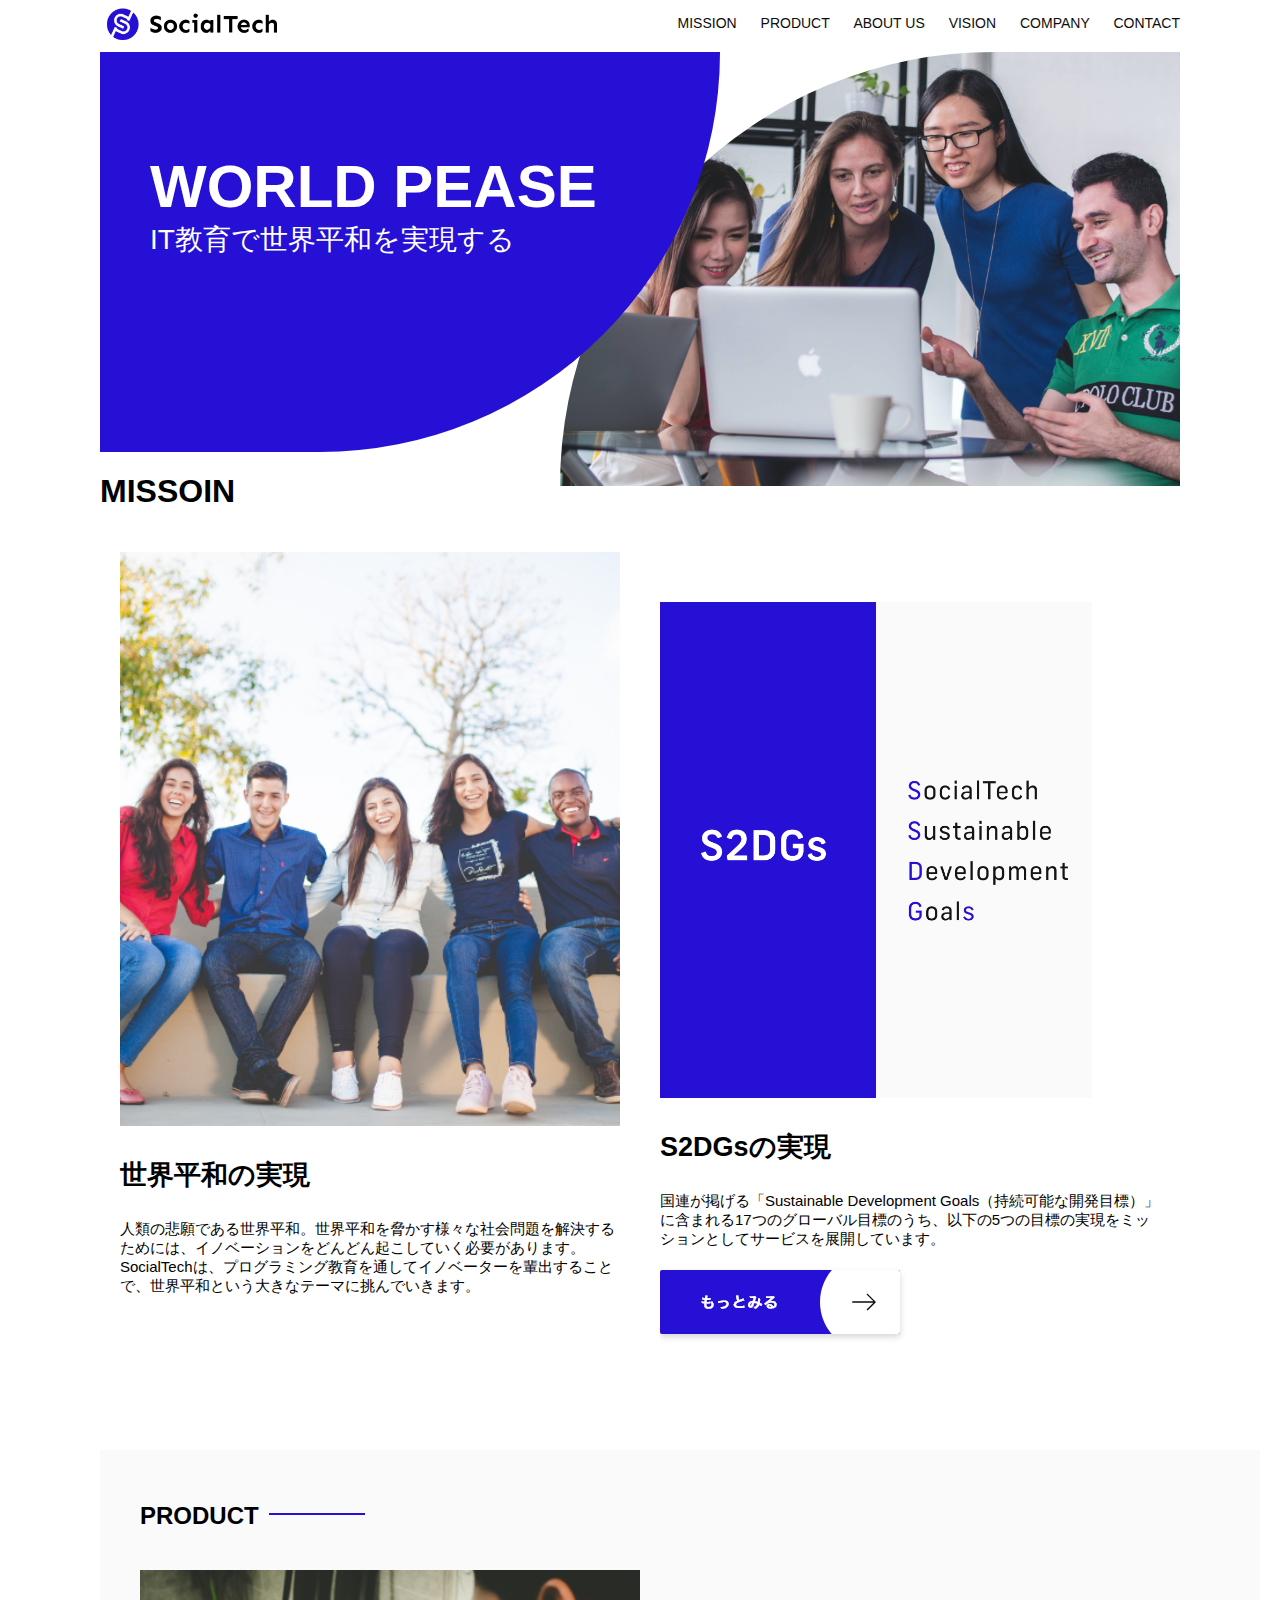
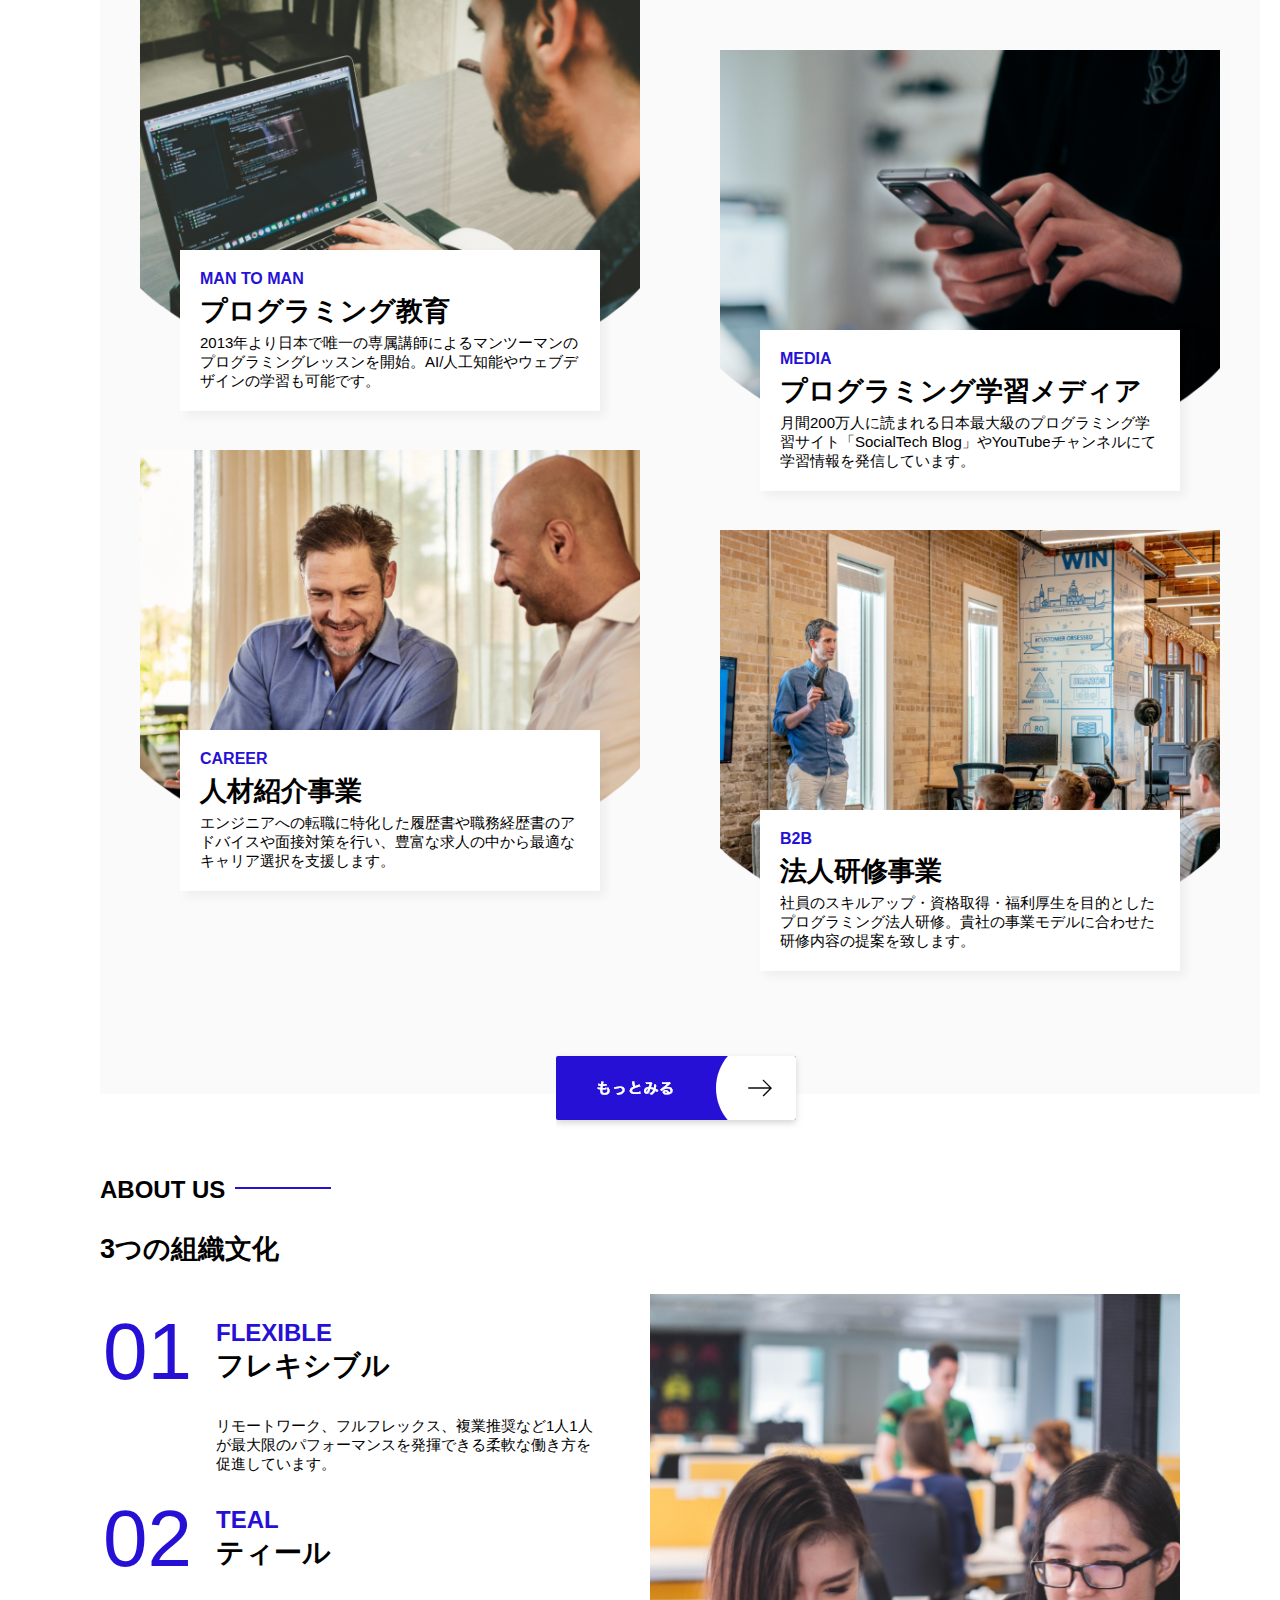
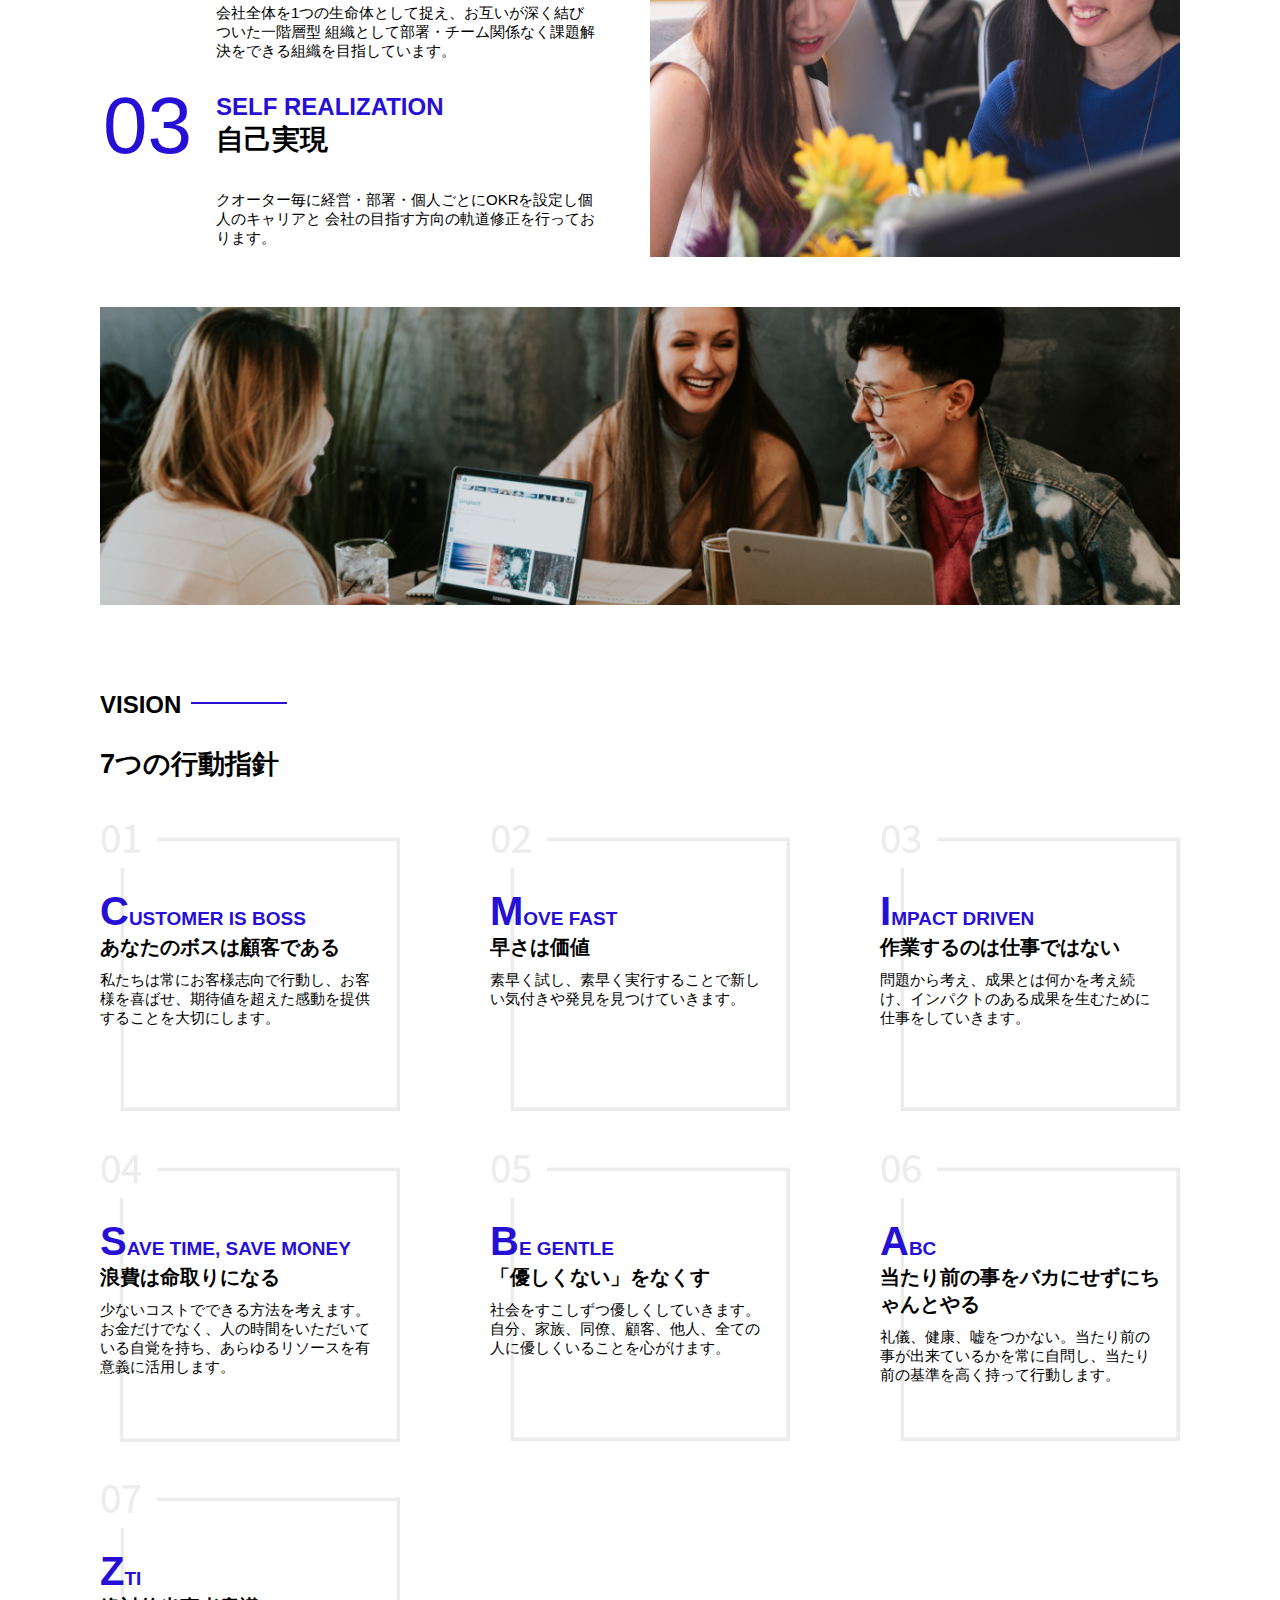
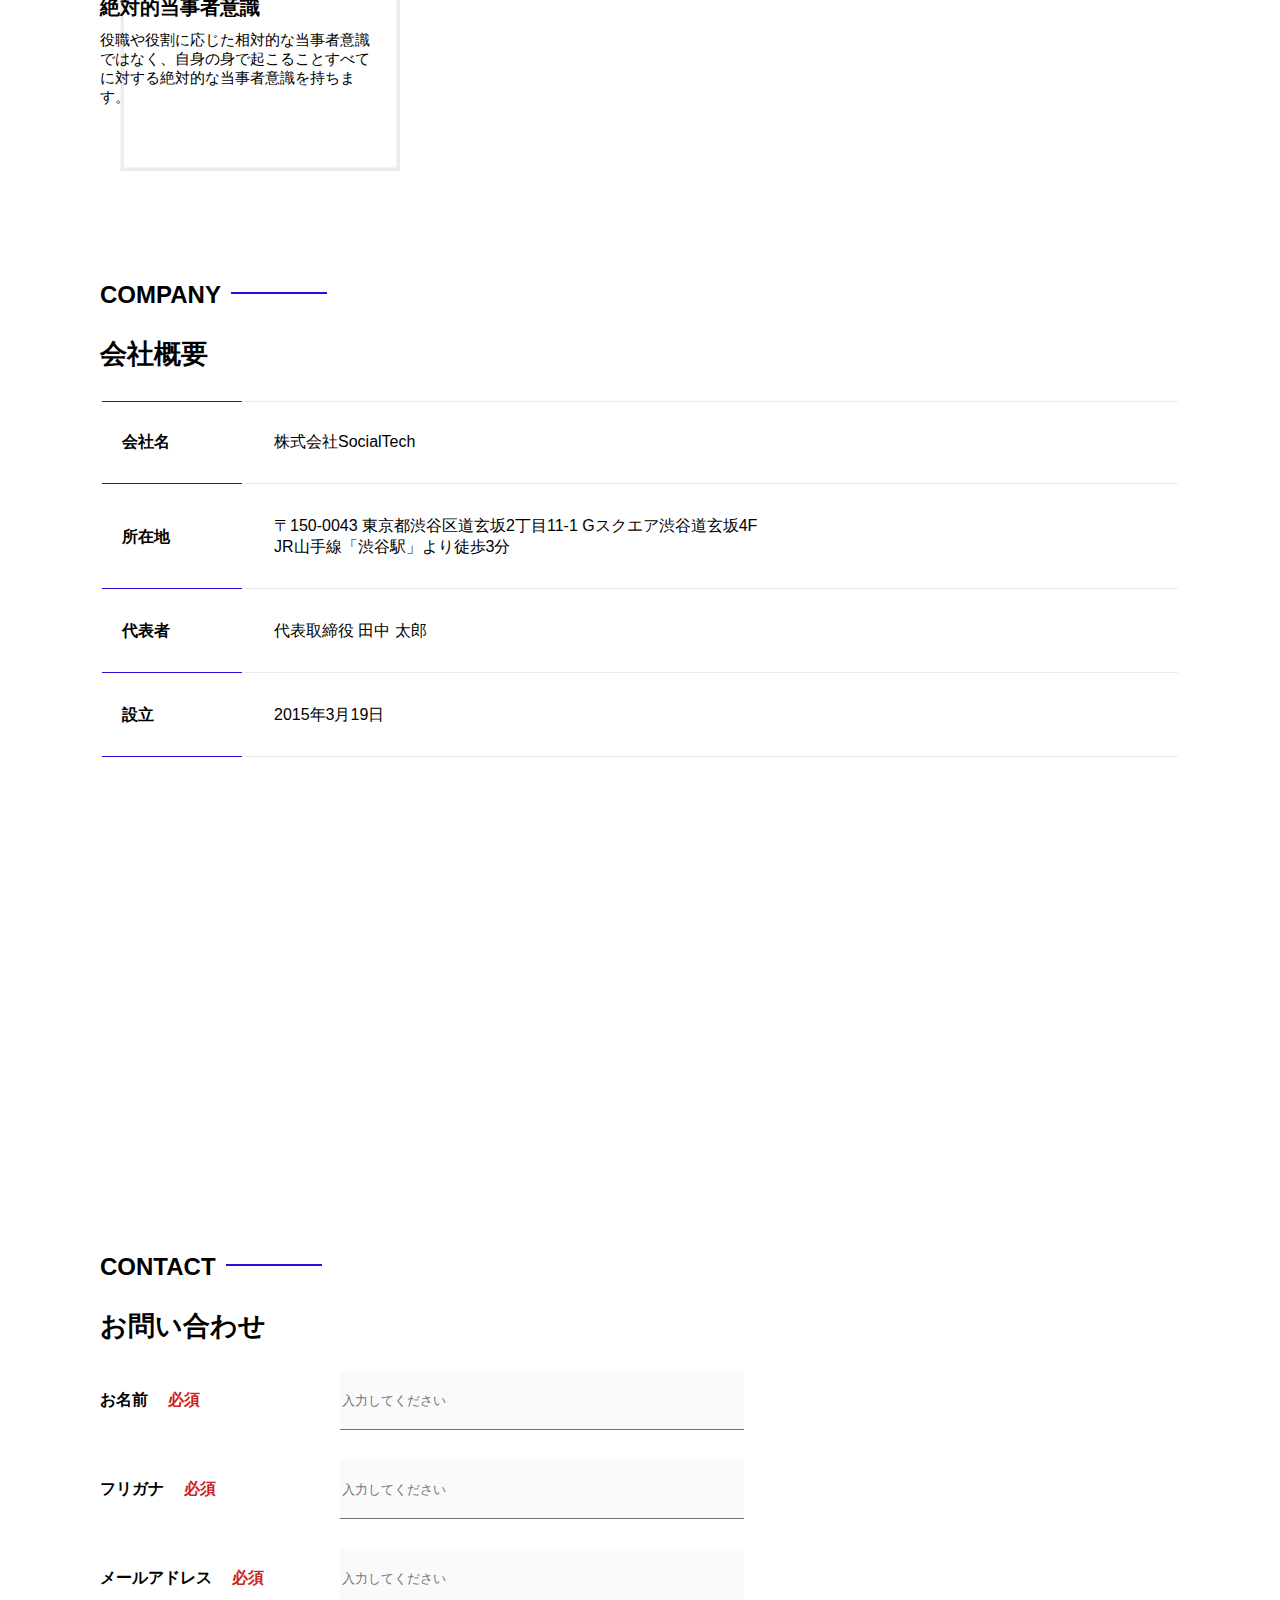
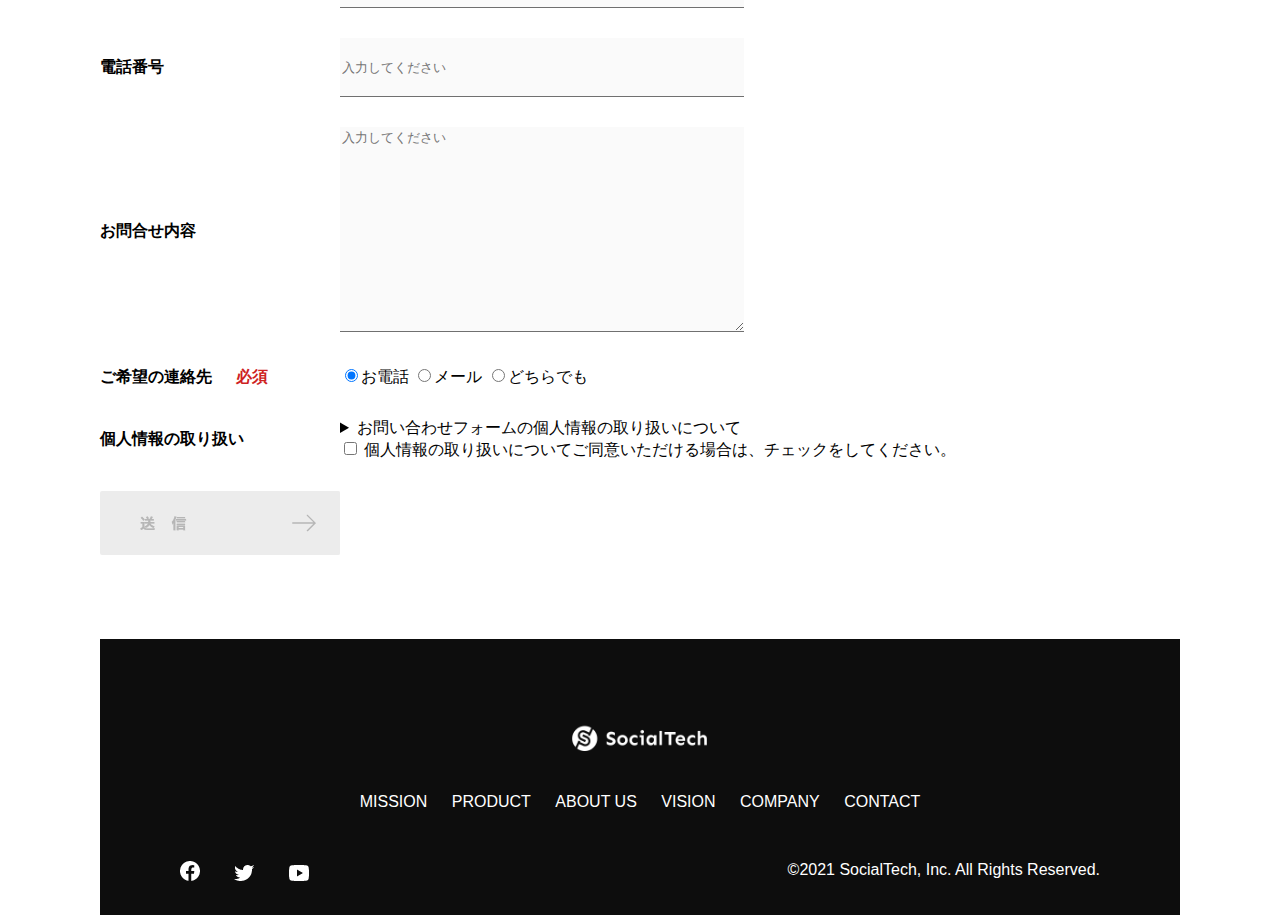
<file: index.html>
<!DOCTYPE html>
<html>
  <head>
    <title>SocialTech</title>
    <meta charset="utf-8">
    <meta name="description" content="SocialTechはEdTech業界のリーディングカンパニーを目指します。">
    <meta name="viewport" content="device-width, initial-scale=1.0">
    <link rel="stylesheet" href="style.css">
  </head>

  <body>
    <header>
      <a href="index.html" id="logo"><img src="images/logo.png" alt="トップページに戻る"></a>
      <nav id="nav-pc">
        <a href="mission.html">MISSION</a>
        <a href="product.html">PRODUCT</a>
        <a href="index.html#aboutus">ABOUT US</a>
        <a href="index.html#vision">VISION</a>
        <a href="index.html#company">COMPANY</a>
        <a href="index.html#contact">CONTACT</a>
      </nav>
      <img id="menu-sp" src="images/button-menu.png" alt="ナビゲーションを開く" onclick="document.getElementById('nav-sp').style.display = 'block'">
      <nav id="nav-sp">
        <img id="close" src="images/button-close.png" alt="ナビゲーションを閉じる" onclick="document.getElementById('nav-sp').style.display = 'none'">
        <a id="logo-sp" href="index.html" onclick="document.getElementById('nav-sp').style.display = 'none'"><img
            src="images/logo-sp.png" alt="トップページに戻る"></a>
        <a class="menu" href="mission.html" onclick="document.getElementById('nav-sp').style.display = 'none'">MISSION</a>
        <a class="menu" href="product.html" onclick="document.getElementById('nav-sp').style.display = 'none'">PRODUCT</a>
        <a class="menu" href="index.html#aboutus" onclick="document.getElementById('nav-sp').style.display = 'none'">ABOUT
          US</a>
        <a class="menu" href="index.html#vision"
          onclick="document.getElementById('nav-sp').style.display = 'none'">VISION</a>
        <a class="menu" href="index.html#company"
          onclick="document.getElementById('nav-sp').style.display = 'none'">COMPANY</a>
        <a class="menu" href="index.html#contact"
          onclick="document.getElementById('nav-sp').style.display = 'none'">CONTACT</a>
        <div id="sns">
          <a href="https://www.facebook.com/sejuku2013"><img src="images/button-facebook.png" alt="Facebookのリンク"></a>
          <a href="https://twitter.com/samuraijuku"><img src="images/button-twitter.png" alt="Twitterのリンク"></a>
          <a href="https://www.youtube.com/channel/UCCFOQO5aDK0xXam4cUQXT8g"><img src="images/button-youtube.png" alt="YouTubeのリンク"></a>
        </div>
      </nav>
  
    </header>

    <main>
      <article>
        <section id="main-visual">

          <div id="main-message">
            <h1>WORLD PEASE</h1>
            <p>IT教育で世界平和を実現する</p>
          </div>

          <img src="images/index/index-main.png" alt="PCの周りに集まる多国籍の仲間たち">
        </section>

        <section id="misson">
          <h1 class="index-2">MISSOIN</h1>
          <div id="mission-flex">

            <div>
              <img id="mission-photo" src="images/index/index-mission.png"
                alt="屋外のベンチで写真を撮影する多国籍の仲間たち">
              <h3>世界平和の実現</h3>
              <p>
                人類の悲願である世界平和。世界平和を脅かす様々な社会問題を解決するためには、イノベーションをどんどん起こしていく必要があります。SocialTechは、プログラミング教育を通してイノベーターを輩出することで、世界平和という大きなテーマに挑んでいきます。
              </p>
            </div>

            <div>
              <img id="s2dgs" src="images/index/s2dgs.png" alt="S2DGs">
              <h3>S2DGsの実現</h3>
              <p>国連が掲げる「Sustainable Development
                Goals（持続可能な開発目標）」に含まれる17つのグローバル目標のうち、以下の5つの目標の実現をミッションとしてサービスを展開しています。</p>
              <a href="mission.html">
                <img src="images/button-more.png" alt="もっとみる">
              </a>
            </div>
          </div>
        </section>

        <section id="product">
          <h2 class="index-2">PRODUCT</h2>
          <div>

            <div id="product-left">
              <div>
                <img class="product-photo" src="images/index/index-mantoman.png"
                  alt="PCでコードを書く男性">
                <div class="product-explain">
                  <span>MAN TO MAN</span>
                  <h3>プログラミング教育</h3>
                  <p>2013年より日本で唯一の専属講師によるマンツーマンのプログラミングレッスンを開始。AI/人工知能やウェブデザインの学習も可能です。</p>
                </div>
              </div>

              <div>
                <img class="product-photo" src="images/index/index-career.png"
                  alt="笑顔で話し合う2人の男性">
                <div class="product-explain">
                  <span>CAREER</span>
                  <h3>人材紹介事業</h3>
                  <p>エンジニアへの転職に特化した履歴書や職務経歴書のアドバイスや面接対策を行い、豊富な求人の中から最適なキャリア選択を支援します。</p>
                </div>

              </div>

            </div>

            <div id="product-right">
              <div>
                <img class="product-photo" src="images/index/index-media.png"
                  alt="スマートフォンを操作する人">
                <div class="product-explain">
                  <span>MEDIA</span>
                  <h3>プログラミング学習メディア</h3>
                  <p>月間200万人に読まれる日本最大級のプログラミング学習サイト「SocialTech
                    Blog」やYouTubeチャンネルにて学習情報を発信しています。</p>
                </div>
              </div>
              <div>
                <img class="product-photo" src="images/index/index-b2b.png"
                  alt="講演中の男性とそれを聴く人々">
                <div class="product-explain">
                  <span>B2B</span>
                  <h3>法人研修事業</h3>
                  <p>社員のスキルアップ・資格取得・福利厚生を目的としたプログラミング法人研修。貴社の事業モデルに合わせた研修内容の提案を致します。</p>
                </div>
              </div>
            </div>
          </div>

          <div>
            <a id="product-more" href="product.html">
              <img src="images/button-more.png" alt="もっとみる">
            </a>
          </div>
        </section>

        <!-- ABOUT US -->
        <section id="aboutus">
          <h2 class="index-2">ABOUT US</h2>
          <h3>3つの組織文化</h3>
          <div>
            <table class="culture-table">
              <tr>
                <td>
                  <span class="culture-num">01</span>
                </td>

                <td>
                  <span class="culture-en">FLEXIBLE</span>
                  <span class="culture-jp">フレキシブル</span>
                </td>
              </tr>

              <tr>
                <td>
                </td>

                <td>
                  <p class="culture-description">リモートワーク、フルフレックス、複業推奨など1人1人が最大限のパフォーマンスを発揮できる柔軟な働き方を促進しています。</p>
                </td>
              </tr>

              <tr>
                <td>
                  <span class="culture-num">02</span>
                </td>

                <td>
                  <span class="culture-en">TEAL</span>
                  <span class="culture-jp">ティール</span>
                </td>
              </tr>

              <tr>
                <td></td>

                <td>
                  <p class="culture-description">
                    会社全体を1つの生命体として捉え、お互いが深く結びついた一階層型
                    組織として部署・チーム関係なく課題解決をできる組織を目指しています。</p>
                </td>
              </tr>

              <tr>
                <td>
                  <span class="culture-num">03</span>
                </td>
                <td>
                  <span class="culture-en">SELF REALIZATION</span>
                  <span class="culture-jp">自己実現</span>
                </td>
              </tr>
              <tr>
                <td></td>
                <td>
                  <p class="culture-description">
                    クオーター毎に経営・部署・個人ごとにOKRを設定し個人のキャリアと
                    会社の目指す方向の軌道修正を行っております。
                  </p>
                </td>
              </tr>
            </table>

            <img class="culture-img" src="images/index/index-aboutus1.png"
              alt="笑顔で話し合う2人の女性">

          </div>
          <img class="culture-img2" src="images/index/index-aboutus2.png"
            alt="笑顔で話し合う3人の男女">
        </section>


        <!-- VISION -->
        <section id="vision">
          <h2 class="index-2">VISION</h2>
          <h3>7つの行動指針</h3>
          <div>
            <div class="vision-box">
              <img src="images/index/vision-01.png" alt="01">

              <span>
                <h4>CUSTOMER IS BOSS</h4>
                <h5>あなたのボスは顧客である</h5>
                <p>私たちは常にお客様志向で行動し、お客様を喜ばせ、期待値を超えた感動を提供することを大切にします。</p>
              </span>
            </div>

            <div class="vision-box">
              <img src="images/index/vision-02.png" alt="02">
              <span>
                <h4>MOVE FAST</h4>
                <h5>早さは価値</h5>
                <p>素早く試し、素早く実行することで新しい気付きや発見を見つけていきます。</p>
              </span>
            </div>

            <div class="vision-box">
              <img src="images/index/vision-03.png" alt="03">
              <span>
                <h4>IMPACT DRIVEN</h4>
                <h5>作業するのは仕事ではない</h5>
                <p>問題から考え、成果とは何かを考え続け、インパクトのある成果を生むために仕事をしていきます。</p>
              </span>
            </div>

            <div class="vision-box">
              <img src="images/index//vision-04.png" alt="04">
              <span>
                <h4>SAVE TIME, SAVE MONEY</h4>
                <h5>浪費は命取りになる</h5>
                <p>少ないコストでできる方法を考えます。お金だけでなく、人の時間をいただいている自覚を持ち、あらゆるリソースを有意義に活用します。</p>
              </span>
            </div>

            <div class="vision-box">
              <img src="images/index/vision-05.png" alt="05">
              <span>
                <h4>BE GENTLE</h4>
                <h5>「優しくない」をなくす</h5>
                <p>社会をすこしずつ優しくしていきます。自分、家族、同僚、顧客、他人、全ての人に優しくいることを心がけます。</p>
              </span>
            </div>

            <div class="vision-box">
              <img src="images/index/vision-06.png" alt="06">
              <span>
                <h4>ABC</h4>
                <h5>当たり前の事をバカにせずにちゃんとやる</h5>
                <p>礼儀、健康、嘘をつかない。当たり前の事が出来ているかを常に自問し、当たり前の基準を高く持って行動します。</p>
              </span>
            </div>

            <div class="vision-box">
              <img src="images/index/vision-07.png" alt="07">
              <span>
                <h4>ZTI</h4>
                <h5>絶対的当事者意識</h5>
                <p>役職や役割に応じた相対的な当事者意識ではなく、自身の身で起こることすべてに対する絶対的な当事者意識を持ちます。</p>
              </span>
            </div>

          </div>
        </section>

        <!-- COMPANY -->
        <section id="company">
          <h2 class="index-h2">COMPANY</h2>
          <h3>会社概要</h3>
          <table id="company-table">
            <tr>
              <th class="tableheader-first">会社名</th>
              <td class="cell-first">株式会社SocialTech</td>
            </tr>
            <tr>
              <th class="tableheader">所在地</th>
              <td class="cell">〒150-0043 東京都渋谷区道玄坂2丁目11-1 Gスクエア渋谷道玄坂4F<br>JR山手線「渋谷駅」より徒歩3分</td>
            </tr>
            <tr>
              <th class="tableheader">代表者</th>
              <td class="cell">代表取締役 田中 太郎</td>
            </tr>
            <tr>
              <th class="tableheader">設立</th>
              <td class="cell">2015年3月19日</td>
            </tr>
          </table>
          <iframe
            src="https://www.google.com/maps/embed?pb=!1m18!1m12!1m3!1d3241.7759544892483!2d139.69399665123464!3d35.65789123876098!2m3!1f0!2f0!3f0!3m2!1i1024!2i768!4f13.1!3m3!1m2!1s0x60188caa0042e8d1%3A0xba130bea826a7aa2!2z44CSMTUwLTAwNDMg5p2x5Lqs6YO95riL6LC35Yy66YGT546E5Z2C77yS5LiB55uu77yR77yR4oiS77yR!5e0!3m2!1sja!2sjp!4v1636872991912!5m2!1sja!2sjp"
            style="border:0;" allowfullscreen="" loading="lazy">
          </iframe>
        </section>

        <!-- コンタクト -->
        <section id="contact">
          <h2 class="index-2">CONTACT</h2>
          <h3>お問い合わせ</h3>
          <form action="https://api.staticforms.xyz/submit" method="post">
            <input type="text" name="honeypot" style="display:none">
            <!-- STATIC FORMSのアクセスキー -->
            <input type="hidden" name="accessKey"
              value="8030f878-cf6c-418b-b75e-f1458dbe6a0d">
            <!--メールのタイトル-->
            <input type="hidden" name="subject" value="お問い合わせフォーム" />
            <!--送信先のメールアドレスをvalueに設定する-->
            <input type="hidden" name="replyTo"
              value="kokuun.hirotaka@ocloud.com">
            <!--redirectToのURLは公開後のURLへリンクする-->
            <input type="hidden" name="redirectTo" value="">

            <div>
              <div class="contact-heading">
                <label class="contact-label">お名前<span class="contact-span">必須</span></label>
              </div>
              <div class="contact-form">
                <input type="text" name="name" placeholder="入力してください"
                  class="contact-textbox">
              </div>
            </div>

            <div>
              <div class="contact-heading">
                <label class="contact-label">フリガナ<span class="contact-span">必須</span></label>
              </div>
              <div>
                <input type="text" name="hurigana" placeholder="入力してください"
                  class="contact-textbox">
              </div>
            </div>

            <div>
              <div class="contact-heading">
                <label class="contact-label">メールアドレス<span class="contact-span">必須</span></label>
              </div>

              <div>
                <input type="text" name="email" placeholder="入力してください"
                  class="contact-textbox">
              </div>
            </div>

            <div>
              <div class="contact-heading">
                <label class="contact-label">電話番号</label>
              </div>

              <div>
                <input type="text" name="tel" placeholder="入力してください"
                  class="contact-textbox">
              </div>
            </div>

            <div>
              <div class="contact-heading">
                <label class="contact-label">お問合せ内容</label>
              </div>

              <div>
                <textarea class="contact-textarea" placeholder="入力してください"
                  name="message"></textarea>
              </div>
            </div>

            <div>
              <div class="contact-heading">
                <label class="contact-label">ご希望の連絡先
                  <span class="contact-span">必須
                  </span>
                </label>
              </div>

              <div>
                <input class="radiobutton" type="radio" value="tel"
                  name="contact" checked><label>お電話</label>
                <input class="radiobutton" type="radio" value="mail"
                  name="contact"><label>メール</label>
                <input class="radiobutton" type="radio" value="both"
                  name="contact"><label>どちらでも</label>
              </div>

            </div>

            <div>
              <div class="contact-heading">
                <label class="contact-label">個人情報の取り扱い</label>
              </div>
              <div>
                <details>
                  <summary>お問い合わせフォームの個人情報の取り扱いについて</summary>
                  <div>
                    <span>１．組織の名称又は氏名</span><br>
                    株式会社SocialTech<br><br>
                    <span>２．個人情報保護管理者（若しくはその代理人）の氏名又は職名、所属及び連絡先
                      鈴木 一郎 コーポレート部</span><br>
                    メールアドレス：support@socialtech.net<br>
                    TEL：03-xxxx-xxxx<br>
                    <span>３．個人情報の利用目的</span><br>
                    ・本サービス及び本サービスに関連する情報の提供又はそれらに関する連絡のため<br>
                    ・ユーザーの本人確認のため<br>
                    ・当社サービスのご案内のため<br>
                    ・当社の商品等の広告または宣伝（電子メールによるものを含むものとします。）<br><br>
                    <span>４．個人情報の取り扱い業務の委託</span><br>
                    個人情報の取扱業務の全部または一部を外部に業務委託する場合があります。<br>
                    その際、弊社は、個人情報を適切に保護できる管理体制を敷き実行していることを条件として<br>
                    委託先を厳選したうえで、機密保持契約を委託先と締結し、お客様の個人情報を厳密に管理させます。<br><br>
                    <span>５．個人情報の開示等の請求</span><br>
                    お客様は、弊社に対してご自身の個人情報の開示等（利用目的の通知、開示、内容の訂正・追加・削除、利用の停止または消去、第三者への提供の停止）に関して、当社問合わせ窓口に申し出ることができます。<br>
                    その際、弊社はお客様ご本人を確認させていただいたうえで、合理的な期間内に対応いたします。<br><br>
                    なお、個人情報に関する弊社問合わせ先は、次の通りです。<br><br>
                    株式会社SocialTech 個人情報問合せ窓口<br>
                    〒150-0043 東京都渋谷区道玄坂2丁目11-1 Ｇスクエア渋谷道玄坂 4F<br>
                    メールアドレス：support@socialtech.net TEL：03-xxxx-xxxx<br><br>
                    <span>６．個人情報を提供されることの任意性について</span><br><br>
                    お客様がご自身の個人情報を弊社に提供されるか否かは、お客様のご判断によりますが、もしご提供されない場合には、適切なサービスが提供できない場合がありますので予めご了承ください。
                  </div>
                </details>
                <input type="checkbox" name="agree">
                <span>個人情報の取り扱いについてご同意いただける場合は、チェックをしてください。</span>
              </div>
            </div>

            <input type="image" value="Submit" src="images/button-submit.png"
              alt="送信する">
          </form>

        </section>

      </article>

      <footer>
        <div id="footer-logo">
          <img src="images/logo-sp.png" alt="SocialTech">
        </div>

        <div id="footer-link">
          <a href="mission.html">MISSION</a>
          <a href="product.html">PRODUCT</a>
          <a href="index.html#aboutus">ABOUT US</a>
          <a href="index.html#vision">VISION</a>
          <a href="index.html#company">COMPANY</a>
          <a href="index.html#contact">CONTACT</a>
        </div>

        <div id="sns-footer">
          <a href="https://www.facebook.com/sejuku2013"><img src="images/button-facebook.png" alt="Facebookのリンク"></a>
          </a>
          <a href="https://twitter.com/samuraijuku"><img
              src="images/button-twitter.png" alt="Twitterのリンク"></a>
          <a href="https://www.youtube.com/channel/UCCFOQO5aDK0xXam4cUQXT8g"><img
              src="images/button-youtube.png" alt="YouTubeのリンク"></a>
          <span id="copyright">&copy;2021 SocialTech, Inc. All Rights Reserved.</span>
        </div>

      </footer>

    </main>

  </body>
</html>
</file>
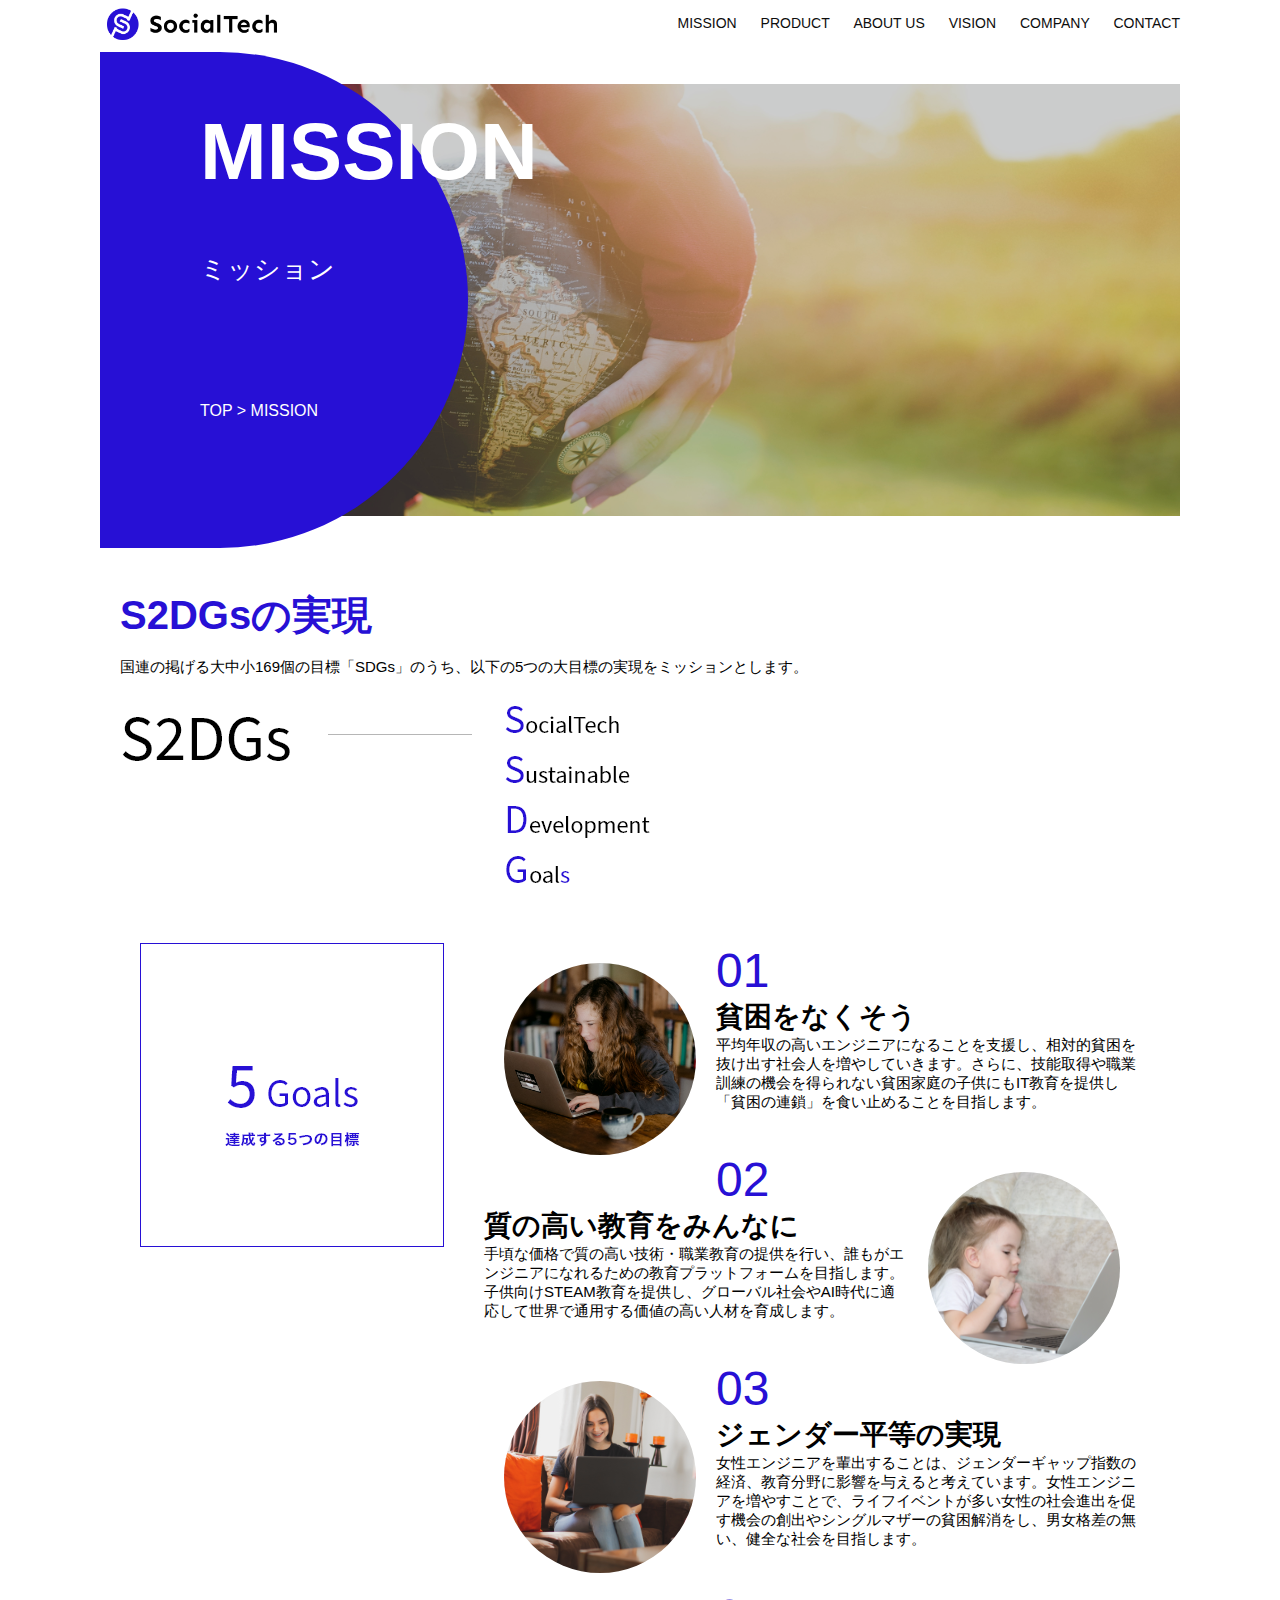
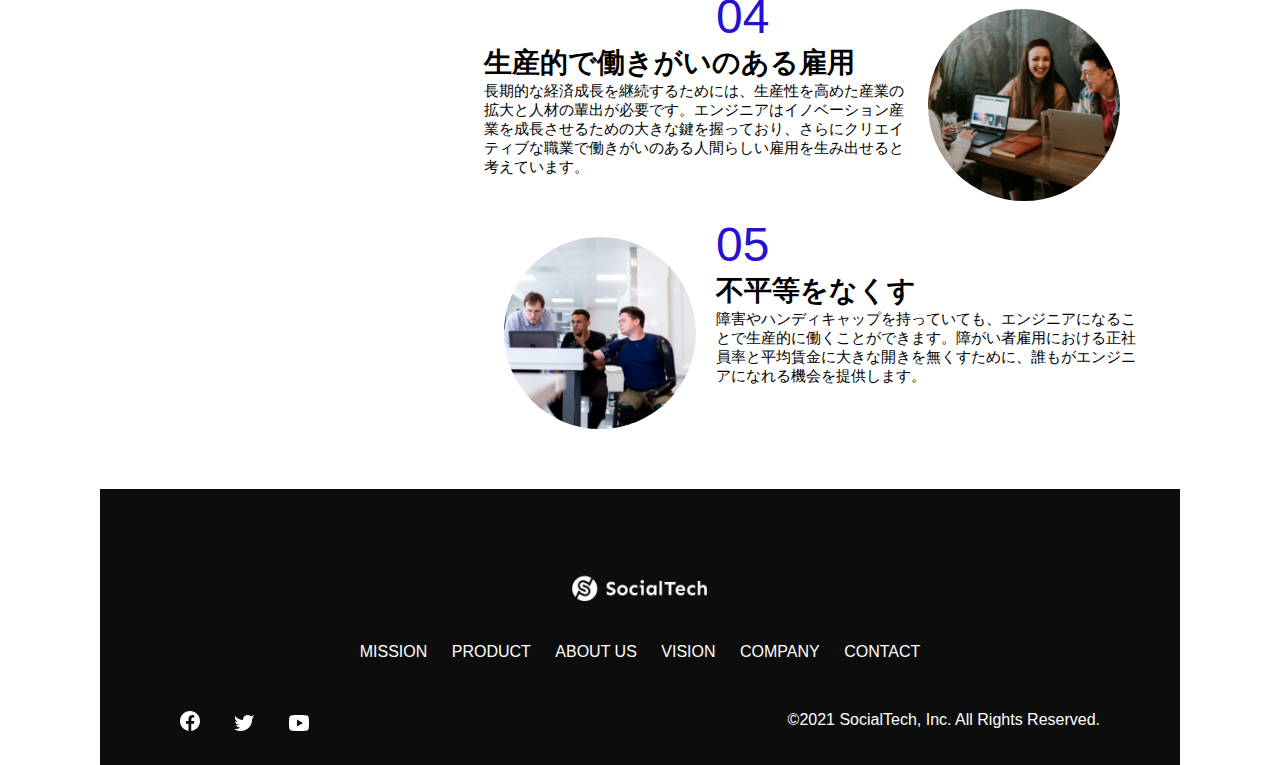
<file: mission.html>
<!DOCTYPE html>
<html>
    <head>
        <title>SocialTech - MISSION ミッション -</title>
        <meta charset="utf-8">
        <meta name="description" content="SocialTechが目指す5つの目標（S2DGs）を紹介します">
        <meta name="viewport" content="width=device-width, initial-scale=1.0">
        <link rel="stylesheet" href="style.css">
    </head>

    <body>
        <!-- ヘッダー -->
        <header>
            <!-- ロゴ -->
            <a href="index.html" id="logo"><img src="images/logo.png"
                    alt="トップページに戻る"></a>

            <!-- PC用ナビゲーション -->
            <nav id="nav-pc">
                <a href="mission.html">MISSION</a>
                <a href="product.html">PRODUCT</a>
                <a href="index.html#aboutus">ABOUT US</a>
                <a href="index.html#vision">VISION</a>
                <a href="index.html#company">COMPANY</a>
                <a href="index.html#contact">CONTACT</a>
            </nav>

            <!-- スマホ用メニューボタン -->
            <img id="menu-sp" src="images/button-menu.png" alt="ナビゲーションを開く"
                onclick="document.getElementById('nav-sp').style.display=
                'block'">
            <!-- スマホ用ナビゲーション -->
            <nav id="nav-sp">
                <img id="close" src="images/button-close.png" alt="ナビゲーションを閉じる"
                    onclick="document.getElementById('nav-sp').style.display=
                    'none'">
                <a id="logo-sp" href="index.html"
                    onclick="document.getElementById('nav-sp').style.display=
                    'none'"><img
                        src="images/logo-sp.png" alt="トップページに戻る"></a>
                <a class="menu" href="mission.html"
                    onclick="document.getElementById('nav-sp').style.display=
                    'none'">MISSION</a>
                <a class="menu" href="product.html"
                    onclick="document.getElementById('nav-sp').style.display=
                    'none'">PRODUCT</a>
                <a class="menu" href="index.html#aboutus"
                    onclick="document.getElementById('nav-sp').style.display=
                    'none'">ABOUT
                    US</a>
                <a class="menu" href="index.html#vision"
                    onclick="document.getElementById('nav-sp').style.display=
                    'none'">VISION</a>
                <a class="menu" href="index.html#company"
                    onclick="document.getElementById('nav-sp').style.display=
                    'none'">COMPANY</a>
                <a class="menu" href="index.html#contact"
                    onclick="document.getElementById('nav-sp').style.display=
                    'none'">CONTACT</a>
                <div id="sns">
                    <a href="https://www.facebook.com/sejuku2013"><img
                            src="images/button-facebook.png" alt="Facebookのリンク"></a>
                    <a href="https://twitter.com/samuraijuku"><img
                            src="images/button-twitter.png" alt="Twitterのリンク"></a>
                    <a
                        href="https://www.youtube.com/channel/UCCFOQO5aDK0xXam4cUQXT8g"><img
                            src="images/button-youtube.png" alt="YouTubeのリンク"></a>
                </div>
            </nav>
        </header>

        <main>
            <article>

                <section id="mission-main">
                    <div id="mission-title">
                        <h1>MISSION</h1>
                        <span>ミッション</span>
                        <div>TOP > MISSION</div>
                    </div>
                </section>

                <section id="mission-s2dgs">
                    <h2 class="mission-h2">
                        S2DGsの実現
                    </h2>
                    <p>国連の掲げる大中小169個の目標「SDGs」のうち、以下の5つの大目標の実現をミッションとします。</p>
                    <img src="images/mission/mission-s2dgs.png" alt="S2DGs">
                </section>



                <section id="mission-5goals">
                    <div>
                      <img id="s2dgs-image" src="images/mission/mission-5goals.png" alt="5Goals">
                    </div>

                    <div>
                        <div>
                          <img class="fivegoals-image-left" src="images/mission/mission-5goals01.png" alt="PCを操作する女の子">
                          <span class="fivegoals-number">01</span>
                          <h3 class="fivegoals-h3">貧困をなくそう</h3>
                          <p class="fivegoals-p">
                            平均年収の高いエンジニアになることを支援し、相対的貧困を抜け出す社会人を増やしていきます。さらに、技能取得や職業訓練の機会を得られない貧困家庭の子供にもIT教育を提供し「貧困の連鎖」を食い止めることを目指します。
                          </p>
                        </div>
                
                        <div>
                          <img class="fivegoals-image-right" src="images/mission/mission-5goals02.png" alt="PCを見つめる小さい女の子">
                          <span class="fivegoals-number">02</span>
                          <h3 class="fivegoals-h3">質の高い教育をみんなに</h3>
                          <p class="fivegoals-p">
                            手頃な価格で質の高い技術・職業教育の提供を行い、誰もがエンジニアになれるための教育プラットフォームを目指します。子供向けSTEAM教育を提供し、グローバル社会やAI時代に適応して世界で通用する価値の高い人材を育成します。
                          </p>
                        </div>
                
                        <div>
                          <img class="fivegoals-image-left" src="images/mission/mission-5goals03.png" alt="PCを操作する女性">
                          <span class="fivegoals-number">03</span>
                          <h3 class="fivegoals-h3">ジェンダー平等の実現</h3>
                          <p class="fivegoals-p">
                            女性エンジニアを輩出することは、ジェンダーギャップ指数の経済、教育分野に影響を与えると考えています。女性エンジニアを増やすことで、ライフイベントが多い女性の社会進出を促す機会の創出やシングルマザーの貧困解消をし、男女格差の無い、健全な社会を目指します。
                          </p>
                        </div>
 
                        <div>
                            <img class="fivegoals-image-right" src="images/mission/mission-5goals04.png" alt="笑顔で話し合う3人の男女">
                            <span class="fivegoals-number">04</span>
                            <h3 class="fivegoals-h3">生産的で働きがいのある雇用</h3>
                            <p class="fivegoals-p">
                              長期的な経済成長を継続するためには、生産性を高めた産業の拡大と人材の輩出が必要です。エンジニアはイノベーション産業を成長させるための大きな鍵を握っており、さらにクリエイティブな職業で働きがいのある人間らしい雇用を生み出せると考えています。
                            </p>
                          </div>
                  
                          <div>
                            <img class="fivegoals-image-left" src="images/mission/mission-5goals05.png" alt="障害を持つ男性が生き生きと働く様子">
                            <span class="fivegoals-number">05</span>
                            <h3 class="fivegoals-h3">不平等をなくす</h3>
                            <p class="fivegoals-p">
                              障害やハンディキャップを持っていても、エンジニアになることで生産的に働くことができます。障がい者雇用における正社員率と平均賃金に大きな開きを無くすために、誰もがエンジニアになれる機会を提供します。
                            </p>
                          </div>
                        </div>
                        
                  </section>


            </article>
            <footer>
                <div id="footer-logo">
                    <img src="images/logo-sp.png" alt="SocialTech">
                </div>
                <div id="footer-link">
                    <a href="mission.html">MISSION</a>
                    <a href="product.html">PRODUCT</a>
                    <a href="index.html#aboutus">ABOUT US</a>
                    <a href="index.html#vision">VISION</a>
                    <a href="index.html#company">COMPANY</a>
                    <a href="index.html#contact">CONTACT</a>
                </div>
                <div id="sns-footer">
                    <a href="https://www.facebook.com/sejuku2013"><img
                            src="images/button-facebook.png" alt="Facebookのリンク"></a>
                    <a href="https://twitter.com/samuraijuku"><img
                            src="images/button-twitter.png" alt="Twitterのリンク"></a>
                    <a
                        href="https://www.youtube.com/channel/UCCFOQO5aDK0xXam4cUQXT8g"><img
                            src="images/button-youtube.png" alt="YouTubeのリンク"></a>
                    <span id="copyright">&copy;2021 SocialTech, Inc. All Rights
                        Reserved. </span>
                </div>
            </footer>
        </main>
    </body>

</html>
</file>
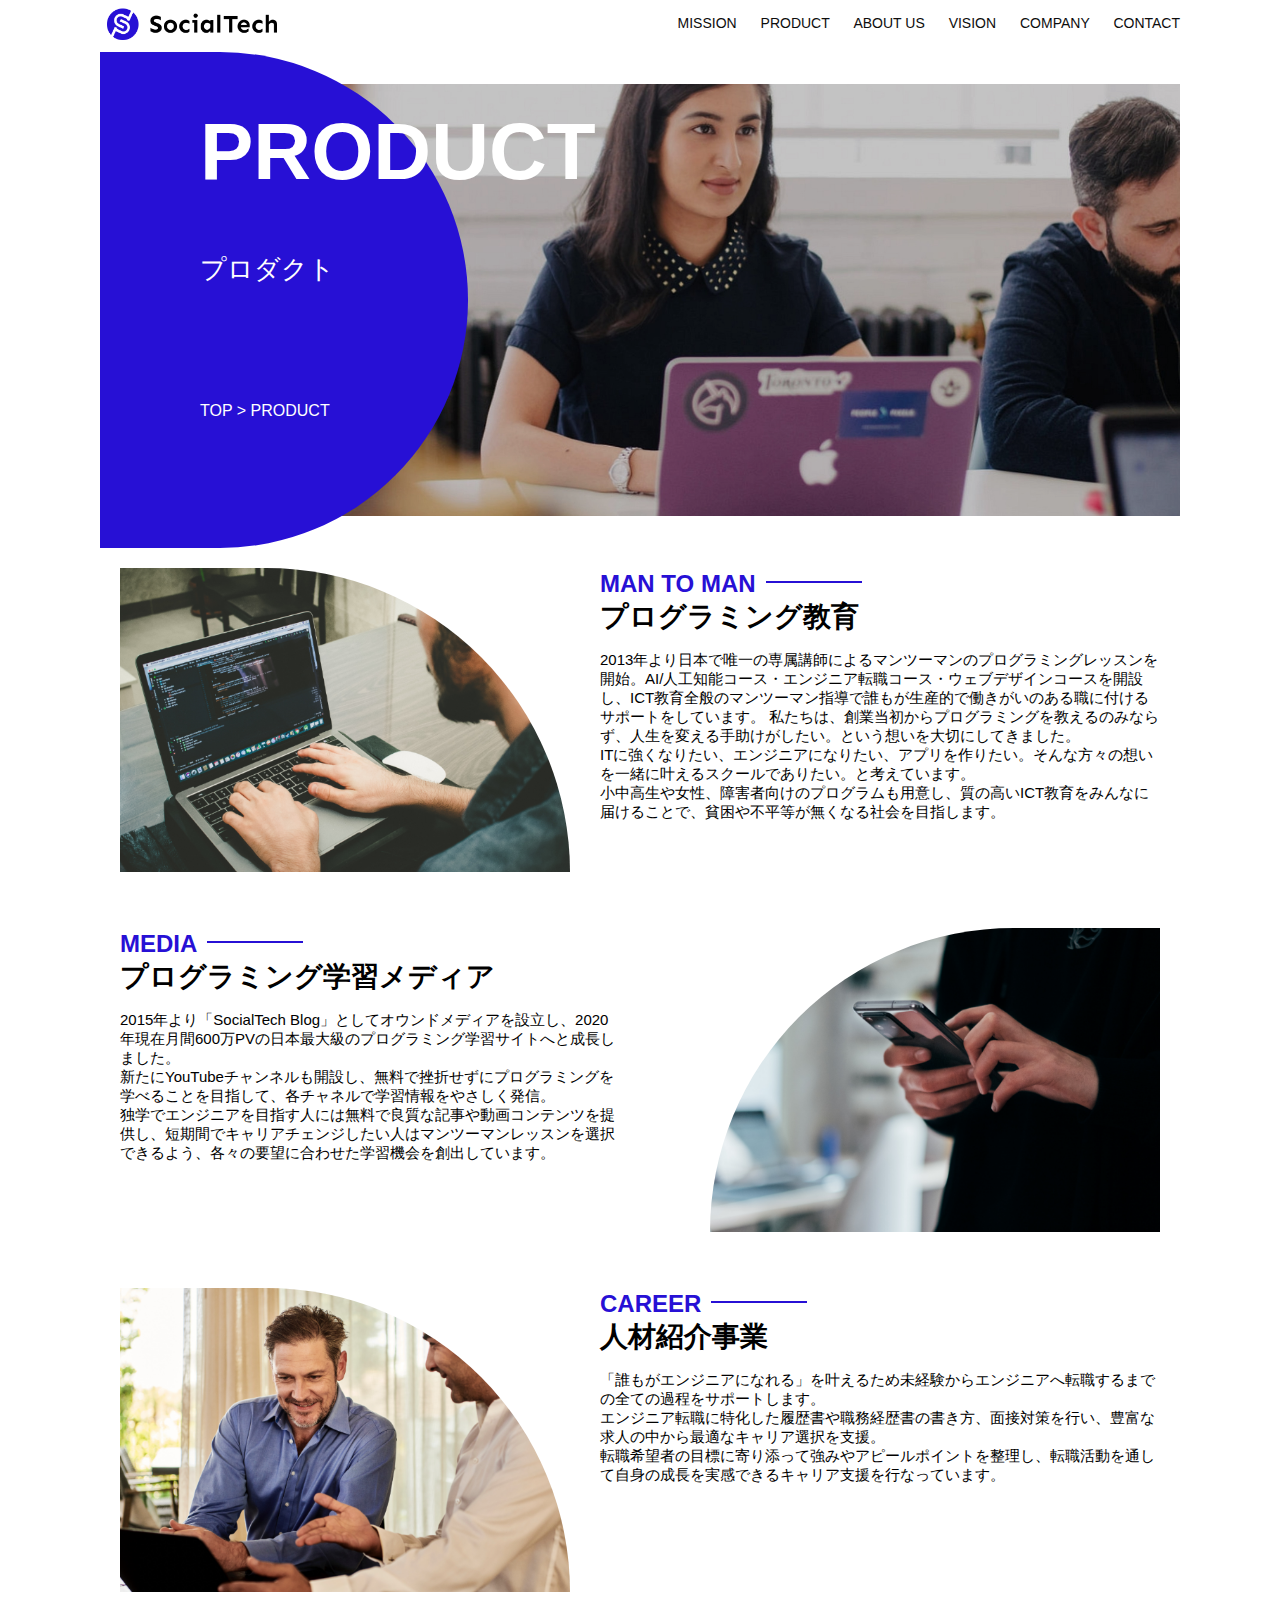
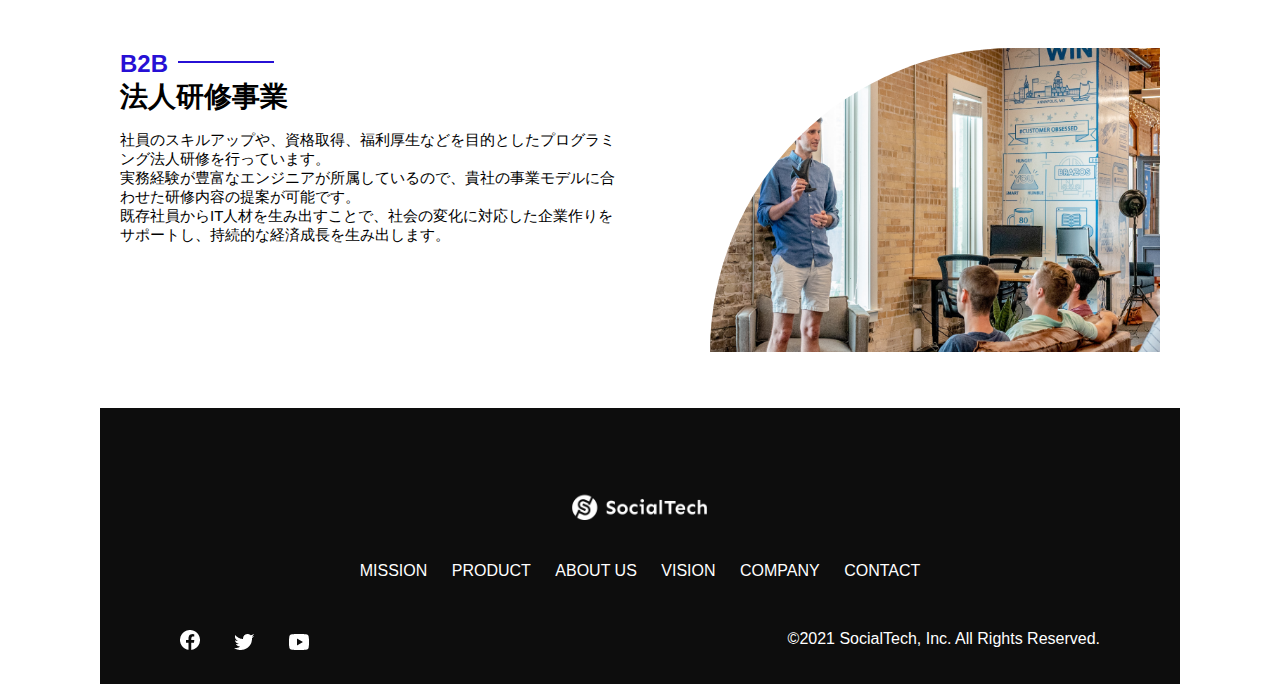
<file: product.html>
<!DOCTYPE html>
<html>
    <head>
        <title>SocialTech -PRODUCT プロダクト-</title>
        <meta charset="utf-8">
        <meta name="description" content="SocialTechの4つのプロダクトを紹介します">
        <meta name="viewport" content="width=device-width, initial-scale=1.0">
        <link rel="stylesheet" href="style.css">
    </head>

    <body>
        <!-- ヘッダー -->
        <header>
            <!-- ロゴ -->
            <a href="index.html" id="logo"><img src="images/logo.png"
                    alt="トップページに戻る"></a>

            <!-- PC用ナビゲーション -->
            <nav id="nav-pc">
                <a href="mission.html">MISSION</a>
                <a href="product.html">PRODUCT</a>
                <a href="index.html#aboutus">ABOUT US</a>
                <a href="index.html#vision">VISION</a>
                <a href="index.html#company">COMPANY</a>
                <a href="index.html#contact">CONTACT</a>
            </nav>

            <!-- スマホ用メニューボタン -->
            <img id="menu-sp" src="images/button-menu.png" alt="ナビゲーションを開く"
                onclick="document.getElementById('nav-sp').style.display=
                'block'">

            <!-- スマホ用ナビゲーション -->
            <nav id="nav-sp">
                <img id="close" src="images/button-close.png" alt="ナビゲーションを閉じる"
                    onclick="document.getElementById('nav-sp').style.display=
                    'none'">
                <a id="logo-sp" href="index.html"
                    onclick="document.getElementById('nav-sp').style.display=
                    'none'"><img
                        src="images/logo-sp.png" alt="トップページに戻る"></a>
                <a class="menu" href="mission.html"
                    onclick="document.getElementById('nav-sp').style.display=
                    'none'">MISSION</a>
                <a class="menu" href="product.html"
                    onclick="document.getElementById('nav-sp').style.display=
                    'none'">PRODUCT</a>
                <a class="menu" href="index.html#aboutus"
                    onclick="document.getElementById('nav-sp').style.display=
                    'none'">ABOUT
                    US</a>
                <a class="menu" href="index.html#vision"
                    onclick="document.getElementById('nav-sp').style.display=
                    'none'">VISION</a>
                <a class="menu" href="index.html#company"
                    onclick="document.getElementById('nav-sp').style.display=
                    'none'">COMPANY</a>
                <a class="menu" href="index.html#contact"
                    onclick="document.getElementById('nav-sp').style.display=
                    'none'">CONTACT</a>
                <div id="sns">
                    <a href="https://www.facebook.com/sejuku2013"><img
                            src="images/button-facebook.png" alt="Facebookのリンク"></a>
                    <a href="https://twitter.com/samuraijuku"><img
                            src="images/button-twitter.png" alt="Twitterのリンク"></a>
                    <a
                        href="https://www.youtube.com/channel/UCCFOQO5aDK0xXam4cUQXT8g"><img
                            src="images/button-youtube.png" alt="YouTubeのリンク"></a>
                </div>
            </nav>
        </header>
        <main>
            <article>
                <section id="product-main">
                    <div id="product-title">
                        <h1>PRODUCT</h1>
                        <span>プロダクト</span>
                        <div>TOP > PRODUCT</div>
                    </div>
                </section>

                <section class="product-section1">
                    <img src="images/product/product-mantoman.png"
                        alt="PCでコードを書く男性">
                    <div>
                        <h2 class="product-h2">MAN TO MAN</h2>
                        <h3 class="product-h3">プログラミング教育</h3>
                        <p>
                            2013年より日本で唯一の専属講師によるマンツーマンのプログラミングレッスンを開始。AI/人工知能コース・エンジニア転職コース・ウェブデザインコースを開設し、ICT教育全般のマンツーマン指導で誰もが生産的で働きがいのある職に付けるサポートをしています。
                            私たちは、創業当初からプログラミングを教えるのみならず、人生を変える手助けがしたい。という想いを大切にしてきました。<br>ITに強くなりたい、エンジニアになりたい、アプリを作りたい。そんな方々の想いを一緒に叶えるスクールでありたい。と考えています。<br>小中高生や女性、障害者向けのプログラムも用意し、質の高いICT教育をみんなに届けることで、貧困や不平等が無くなる社会を目指します。
                        </p>
                    </div>
                </section>
                <section class="product-section2">
                    <div>
                        <h2 class="product-h2">MEDIA</h2>
                        <h3 class="product-h3">プログラミング学習メディア</h3>
                        <p>2015年より「SocialTech
                            Blog」としてオウンドメディアを設立し、2020年現在月間600万PVの日本最大級のプログラミング学習サイトへと成長しました。<br>新たにYouTubeチャンネルも開設し、無料で挫折せずにプログラミングを学べることを目指して、各チャネルで学習情報をやさしく発信。<br>独学でエンジニアを目指す人には無料で良質な記事や動画コンテンツを提供し、短期間でキャリアチェンジしたい人はマンツーマンレッスンを選択できるよう、各々の要望に合わせた学習機会を創出しています。
                        </p>
                    </div>
                    <img src="images/product/product-media.png"
                        alt="スマートフォンを操作する人">
                </section>
                <section class="product-section1">
                    <img src="images/product/product-career.png"
                        alt="笑顔で話し合う2人の男性">
                    <div>
                        <h2 class="product-h2">CAREER</h2>
                        <h3 class="product-h3">人材紹介事業</h3>
                        <p>
                            「誰もがエンジニアになれる」を叶えるため未経験からエンジニアへ転職するまでの全ての過程をサポートします。<br>エンジニア転職に特化した履歴書や職務経歴書の書き方、面接対策を行い、豊富な求人の中から最適なキャリア選択を支援。<br>転職希望者の目標に寄り添って強みやアピールポイントを整理し、転職活動を通して自身の成長を実感できるキャリア支援を行なっています。<br>
                        </p>
                    </div>
                </section>
                <section class="product-section2">
                    <div>
                        <h2 class="product-h2">B2B</h2>
                        <h3 class="product-h3">法人研修事業</h3>
                        <p>
                            社員のスキルアップや、資格取得、福利厚生などを目的としたプログラミング法人研修を行っています。<br>実務経験が豊富なエンジニアが所属しているので、貴社の事業モデルに合わせた研修内容の提案が可能です。<br>既存社員からIT人材を生み出すことで、社会の変化に対応した企業作りをサポートし、持続的な経済成長を生み出します。
                        </p>
                    </div>
                    <img src="images/product/product-b2b.png"
                        alt="講演中の男性とそれを聴く人々">
                </section>


            </article>
            <footer>
                <div id="footer-logo">
                    <img src="images/logo-sp.png" alt="SocialTech">
                </div>
                <div id="footer-link">
                    <a href="mission.html">MISSION</a>
                    <a href="product.html">PRODUCT</a>
                    <a href="index.html#aboutus">ABOUT US</a>
                    <a href="index.html#vision">VISION</a>
                    <a href="index.html#company">COMPANY</a>
                    <a href="index.html#contact">CONTACT</a>
                </div>
                <div id="sns-footer">
                    <a href="https://www.facebook.com/sejuku2013"><img
                            src="images/button-facebook.png" alt="Facebookのリンク"></a>
                    <a href="https://twitter.com/samuraijuku"><img
                            src="images/button-twitter.png" alt="Twitterのリンク"></a>
                    <a
                        href="https://www.youtube.com/channel/UCCFOQO5aDK0xXam4cUQXT8g"><img
                            src="images/button-youtube.png" alt="YouTubeのリンク"></a>
                    <span id="copyright">&copy;2021 SocialTech, Inc. All Rights
                        Reserved. </span>
                </div>
            </footer>
        </main>
    </body>

</html>
</file>
<file: style.css>
body {
  font-family: "Source Sans Pro", "Hiragino Kaku Gothic ProN", Meiryo, Arial, sans-serif;
}

p {
  font-size: 15px;
}

@media screen and (min-width: 768px) {

  body {
    max-width: 1080px;
    min-width: 960px;
    margin: 0 auto 0 auto;
  }

  header {
    display: flex;
    justify-content: space-between;
  }

  #nav-pc {
    text-align: right;
    font-size: 14px;
    padding-top: 15px;
  }

  #nav-pc>a {
    text-decoration: none;
    margin-left: 20px;
  }

  #nav-pc>a:link {
    color: #0d0d0d;
  }

  #nav-pc>a:visited {
    color: #0d0d0d;
  }

  #nav-pc>a:hover {
    color: #0d0d0d;
    text-decoration: underline;
  }

  #nav-pc>a:active {
    color: #0d0d0d;
  }

  #nav-sp,
  #menu-sp {
    display: none;
  }

  #main-visual {
    position: relative;
    height: 400px;
  }

  #main-message {
    position: absolute;
    top: 0;
    left: 0;
    background-color: #2710d5;
    color: #ffffff;
    border-radius: 0 0 476px 0;
    max-width: 620px;
    height: 100%;
    width: 100%;
    z-index: 11;
  }

  #main-message>h1 {
    font-size: 60px;
    font-weight: bold;
    margin: 100px 0 0 50px;
  }

  #main-message>p {
    font-size: 28px;
    margin: 0 0 0 50px;
  }

  #main-visual>img {
    max-width: 620px;
    border-radius: 476px 0 0 0;
    position: absolute;
    top: 0;
    right: 0;
    z-index: 10;
  }

  h2 {
    margin: 40px 0 0 0;

  }

  h2::after {
    content: url("images/line.png");
    margin-left: 10px;
  }

  h3 {
    font-size: 27px;
  }

  #mission {
    margin: 80px auto 80px auto;
    width: 100%;
  }

  #mission-flex {
    width: 100%;
    display: flex;
  }

  #mission-flex>div {
    width: 50%;
    margin: 20px;
  }

  #mission-photo {
    width: 100%;
  }

  #s2dgs {
    margin-top: 50px;
  }

  #product {
    background-color: #fafafa;
    width: 100%;
    margin: 80px 0 80px 0;
    padding: 10px 40px 0px 40px;
  }

  #product>div {
    margin-top: 40px;
    display: flex;
  }

  #product-left {
    width: 50%;
    margin-right: 20px;
  }

  #product-right {
    width: 50%;
    margin-left: 20px;
    margin-top: 80px;
  }

  #product-left>div {
    position: relative;
    height: 480px;
    margin-right: 20px;
  }

  #product-right>div {
    position: relative;
    height: 480px;
    margin-left: 20px;
  }

  .product-photo {
    width: 100%;
  }

  .product-explain {
    background-color: #ffffff;
    position: absolute;
    left: 0;
    top: 280px;
    margin: 0 40px 0 40px;
    padding: 20px;
    box-shadow: 5px 5px 10px rgba(0, 0, 0, 0.05);
  }

  .product-explain>span {
    color: #2710d5;
    font-weight: bold;
    font-size: 16px;
    margin: 0;
  }

  .product-explain>h3 {
    margin: 5px 0 5px 0;
  }

  .product-explain>p {
    margin: 0;
  }

  #product-more {
    margin: 0 auto -42px auto;
  }

  #aboutus {
    margin: 80px auto 80px auto;
  }

  #aboutus>div {
    display: flex;
  }

  .culture-img {
    width: 100%;
    align-self: flex-start;
  }

  .culture-img2 {
    margin-top: 50px;
    width: 100%;
  }

  .culture-table {
    max-width: 500px;
    margin-right: 50px;
  }

  .culture-num {
    font-size: 80px;
    color: #2710d5;
    margin-right: 20px;
  }

  .culture-en {
    color: #2710d5;
    font-weight: bold;
    font-size: 24px;
    display: block;

  }

  .culture-jp {
    font-size: 28px;
    font-weight: bold;
  }

  .culture-description {
    margin: 0px;
  }

  #vision {
    margin: 80px auto 80px auto;
  }

  #vision>div {
    width: 100%;
    display: flex;
    justify-content: space-between;
    flex-wrap: wrap;
  }

  .vision-box {
    width: 300px;
    height: 300px;
    margin-bottom: 30px;
    position: relative;
  }

  .vision-box>img {
    width: 100%;
    height: auto;
    position: absolute;
    top: 0;
    left: 0;
    z-index: 30;
  }

  .vision-box>span {
    position: absolute;
    top: 0;
    left: 0;
    z-index: 31;
    margin-right: 20px;
  }

  .vision-box>span>h4 {
    color: #2710d5;
    font-size: 19px;
    margin: 80px 0 0 0;
  }

  .vision-box>span>h4::first-letter {
    font-size: 40px;
  }

  .vision-box>span>h5 {
    font-size: 20px;
    margin: 0 0 0 0;
  }

  .vision-box>span>p {
    margin: 10px 0 0 0;
  }

  #company {
    margin: 80px auto 80px auto;
  }

  #company-table {
    width: 100%;
  }

  .tableheader {
    text-align: left;
    padding: 20px;
    border-bottom-color: #2710d5;
    border-bottom-width: 1px;
    border-bottom-style: solid;
    width: 100px;
  }

  .tableheader-first {
    text-align: left;
    padding: 20px;
    border-bottom-color: #2710d5;
    border-bottom-width: 1px;
    border-bottom-style: solid;
    border-top-color: #2710d5;
    border-top-width: 1px;
    border-top-style: solid;
    width: 100px;
  }

  .cell {
    padding: 30px;
    border-bottom-color: #ececec;
    border-bottom-width: 1px;
    border-bottom-style: solid;
  }

  .cell-first {
    padding: 30px;
    border-bottom-color: #ececec;
    border-bottom-width: 1px;
    border-bottom-style: solid;
    border-top-color: #ececec;
    border-top-width: 1px;
    border-top-style: solid;
  }

  iframe {
    width: 100%;
    height: 368px;
    margin-top: 40px;
  }

  #contact {
    margin: 80px auto 80px auto;
  }

  /* 外枠 */
  #contact>form>div {
    display: flex;
    flex-direction: row;
    flex-wrap: wrap;
    padding-bottom: 30px;
  }

  /* 左列の見出し */
  .contact-heading {
    width: 240px;
    align-self: center;
  }

  /* 見出しのラベル */
  .contact-label {
    font-weight: bold;
  }

  /* 必須 */
  .contact-span {
    color: #ce2222;
    margin: 0 0 0 20px;
    font-weight: bold;
  }

  .contact-textbox {
    border-top: 0;
    border-left: 0;
    border-right: 0;
    border-bottom-width: 1px;
    border-bottom-color: #707070;
    border-bottom-style: solid;
    background-color: #fafafa;
    width: 400px;
    height: 56px;
  }

  /* お問い合わせ内容のテキストエリア */
  .contact-textarea {
    border-top: 0;
    border-left: 0;
    border-right: 0;
    border-bottom-width: 1px;
    border-bottom-color: #707070;
    border-bottom-style: solid;
    background-color: #fafafa;
    width: 400px;
    height: 200px;
  }

  details {
    width: 700px;
  }

  details>div {
    background-color: #fafafa;
    padding: 20px;
  }

  details>div>span {
    font-weight: bold;
  }

  footer {
    background-color: #0d0d0d;
    text-align: center;
    padding: 80px 80px 30px 80px;
  }

  #footer-logo {
    margin-bottom: 30px;
  }

  #footer-link {
    margin-bottom: 50px;
  }

  #footer-link>a {
    text-decoration: none;
    margin: 10px;
  }

  #footer-link>a:link {
    color: #ffffff;
  }

  #footer-link>a:visited {
    color: #ffffff;
  }

  #footer-link>a:hover {
    color: #ffffff;
    text-decoration: underline;
  }

  #footer-link>a:active {
    color: #ffffff;
  }

  #sns-footer {
    text-align: left;
    width: 100%;
  }

  #sns-footer>a {
    margin-right: 30px;
  }

  #copyright {
    color: #ffffff;
    float: right;
  }

  #mission-main {
    height: 496px;
    width: 100%;
    background-image: url("images/mission/mission-main.png");
    background-repeat: no-repeat;
    background-position-y: center;
  }

  #mission-title {
    background-color: #2710d5;
    width: 368px;
    color: #ffffff;
    height: 496px;
    border-radius: 0 248px 248px 0;
    position: relative;
  }

  #mission-title>h1 {
    position: absolute;
    top: 0;
    left: 100px;
    font-size: 80px;
  }

  #mission-title>span {
    position: absolute;
    top: 200px;
    left: 100px;
    font-size: 26px;
  }

  #mission-title>div {
    position: absolute;
    top: 350px;
    left: 100px;
    font-size: 16px;
  }

  #mission-s2dgs {
    width: 100%;
    margin: 20px;
  }

  .mission-h2 {
    color: #2710d5;
    font-size: 40px;
  }

  .mission-h2::after {
    content: none;
  }

  #mission-5goals {
    margin: 20px;
    display: flex;
  }

  #mission-5goals>div {
    flex-grow: 1;
    padding: 20px;
  }

  #mission-5goals>div>div {
    margin-bottom: 40px;
  }

  .fivegoals-image-right {
    float: right;
    margin: 20px;
  }

  .fivegoals-image-left {
    float: left;
    margin: 20px;
  }

  .fivegoals-number {
    color: #2710d5;
    font-size: 48px;
    margin: 0;
  }

  .fivegoals-h3 {
    font-size: 28px;
    margin: 0;
  }

  .fivegoals-p {
    margin: 0;
  }

  #product-main {
    height: 496px;
    width: 100%;
    background-image: url("images/product/product-main.png");
    background-repeat: no-repeat;
    background-position-y: center;
  }

  #product-title {
    background-color: #2710d5;
    width: 368px;
    color: #ffffff;
    height: 496px;
    border-radius: 0 248px 248px 0;
    position: relative;
  }

  #product-title>h1 {
    position: absolute;
    top: 0;
    left: 100px;
    font-size: 80px;
  }

  #product-title>span {
    position: absolute;
    top: 200px;
    left: 100px;
    font-size: 26px;
  }

  #product-title>div {
    position: absolute;
    top: 350px;
    left: 100px;
    font-size: 16px;
  }

  .product-section1 {
    position: relative;
    margin: 20px;
    height: 340px;
  }

  .product-section1>img {
    position: absolute;
    top: 0;
    left: 0;
    width: 450px;
    margin: 0 40px 30px 0;
    border-radius: 0 432px 0 0;
  }

  .product-section1>div {
    position: absolute;
    top: 0;
    left: 480px;
  }

  /* セクション2 */
  .product-section2 {
    position: relative;
    margin: 20px;
    height: 340px;
  }

  .product-section2>img {
    position: absolute;
    top: 0;
    right: 0;
    width: 450px;
    margin: 0 0 30px 40px;
    border-radius: 432px 0 0 0;
  }

  .product-section2>div {
    width: 500px;
    position: absolute;
    top: 0;
    left: 0;
  }

  .product-h2 {
    color: #2710d5;
    font-size: 24px;
    margin: 0;
  }

  .product-h3 {
    font-size: 28px;
    margin: 0;
  }
}









@media screen and (max-width: 767px) {
  body {
    min-width: 375px;
    margin: 0;
  }

  /* PC用ナビゲーション非表示 */
  #nav-pc {
    display: none;
  }

  /* ハンバーガーメニュー */
  #menu-sp {
    float: right;
    padding: 0;
  }

  #nav-sp {
    background-color: #2710d5;
    position: absolute;
    left: 0;
    top: 0;
    height: 100%;
    width: 100%;
    display: none;
    z-index: 100;
  }

  #close {
    position: absolute;
    top: 20px;
    right: 20px;
  }

  /* ナビゲーションメニュー用ロゴ */
  #logo-sp {
    margin: 80px 0 30px 20px;
  }

  #nav-sp>a {
    display: block;
  }

  #nav-sp>a:link {
    color: #ffffff;
  }

  #nav-sp>a:visited {
    color: #ffffff;
  }

  #nav-sp>a:hover {
    color: #ffffff;
    text-decoration: underline;
  }

  #nav-sp>a:active {
    color: #ffffff;
  }

  #nav-sp>.menu {
    text-decoration: none;
    display: block;
    margin: 0 20px 0 20px;
    height: 44px;
    font-size: 16px;
    background-image: url("images/arrow.png");
    background-repeat: no-repeat;
    background-position: right top;
  }

  #sns {
    position: absolute;
    bottom: 20px;
    left: 20px;
  }

  #sns>a {
    margin-right: 30px;
  }

  #main-visual {
    position: relative;
    height: 470px;
    width: 100%;
    overflow: hidden;
  }

  #main-visual>div {
    position: absolute;
    top: 0;
    left: 0;
    background-color: #2710d5;
    color: white;
    border-radius: 0 0 476px 0;
    text-align: center;
    height: 280px;
    width: 100%;
    z-index: 11;
  }

  #main-visual>div>h1 {
    font-size: 28px;
    margin: 90px 0 0 0;
  }

  #main-visual>div>p {
    margin: 0;
  }

  #main-visual>img {
    width: 100%;
    border-radius: 476px 0 0 0;
    z-index: 10;
    position: absolute;
    bottom: 0;
    right: 0;
  }

  h2::after {
    content: url("images/line.png");
    margin-left: 10px;
  }

  h3 {
    font-size: 24px;
    margin: 10px 0 0 0;
  }

  #mission {
    margin: 20px;
  }

  #mission-photo {
    width: 100%;
  }

  #s2dgs {
    width: 100%;
  }

  #product {
    background-color: #fafafa;
    padding-top: 10px;
  }

  #product h2 {
    margin-left: 20px;
  }

  /* 外枠 */
  /* 左右のカラム　スマホでは縦並び */
  #product-left,
  #product-right {
    margin-right: 20px;
    margin-left: 20px;
  }

  #product-left>div,
  #product-right>div {
    position: relative;
    height: 540px;
  }

  /* 説明文の枠 */
  .product-explain {
    background-color: #ffffff;
    position: absolute;
    left: 0;
    bottom: 50px;
    padding: 20px;
    box-shadow: 5px 5px 10px rgba(0, 0, 0, 0.05);
  }

  .product-explain>span {
    color: #2710d5;
    font-weight: bold;
    font-size: 16px;
    margin: 0px;
  }

  .product-explain>h3 {
    margin: 10px 0 10px 0;
  }

  .product-photo {
    width: 100%;
  }

  #product-more>img {
    margin: 0 0 -42px 20px;
  }

  #aboutus {
    margin: 80px 20px 80px 20px;
  }

  #aboutus>div {
    display: flex;
    flex-direction: column;
  }

  .culture-table {
    width: 100%;
    padding-right: 20px;
    order: 2;
  }

  .culture-img {
    width: 100%;
    order: 1;
  }

  .culture-img2 {
    width: 100%;
  }

  .culture-num {
    font-size: 80px;
    color: #2710d5;
  }

  .culture-en {
    color: #2710d5;
    font-weight: bold;
    font-size: 24px;
    display: block;
  }

  .culture-jp {
    display: block;
  }

  .culture-description {
    margin: 0;
  }

  #vision {
    margin: 80px 20px 80px 20px;
  }

  .vision-box {
    width: 300px;
    height: 300px;
    margin-bottom: 30px;
    position: relative;
  }

  .vision-box>img {
    width: 100%;
    height: auto;
    position: absolute;
    top: 0;
    left: 0;
    z-index: 30;
  }

  .vision-box>span {
    position: absolute;
    top: 0;
    left: 0;
    z-index: 31;
    margin-right: 20px;
  }

  .vision-box>span>h4 {
    color: #2710d5;
    font-size: 19px;
    margin: 60px 0 0 0;
  }

  .vision-box>span>h5 {
    font-size: 20px;
    margin: 0 0 0 0;
  }

  .vision-box>span>p {
    margin: 10px 0 0 0;
  }

  #company {
    margin: 0 20px 0 20px;
  }

  #company>h3 {
    margin-bottom: 20px;
  }

  #company>table {
    width: 100%;
  }

  .tableheader-first {
    text-align: left;
    padding: 20px;
    border-bottom-color: #2710d5;
    border-bottom-width: 1px;
    border-bottom-style: solid;
    border-top-color: #2710d5;
    border-top-width: 1px;
    border-top-style: solid;
    width: 50px;
  }

  .tableheader {
    text-align: left;
    padding: 20px;
    border-bottom-color: #2710d5;
    border-bottom-width: 1px;
    border-bottom-style: solid;
    width: 50px;
  }

  .cell {
    padding: 20px;
    border-bottom-color: #ececec;
    border-bottom-width: 1px;
    border-bottom-style: solid;
  }

  .cell-first {
    padding: 20px;
    border-bottom-color: #ececec;
    border-bottom-width: 1px;
    border-bottom-style: solid;
    border-top-color: #ececec;
    border-top-width: 1px;
    border-top-style: solid;
  }

  #company>iframe {
    width: 100%;
    height: 240px;
    margin: 40px 0 0 0;
  }

  #contact {
    margin: 80px 20px 80px 20px;
  }

  #contact>h3 {
    margin-bottom: 20px;
  }

  #contact>form>div {
    margin-bottom: 20px;
  }

  .contact-heading {
    margin-bottom: 20px;
  }

  .contact-label {
    font-weight: bold;
  }

  .contact-span {
    color: #ce2222;
    margin: 0 0 0 20px;
    font-weight: bold;
  }

  .contact-textbox {
    height: 56px;
    border-top: 0;
    border-left: 0;
    border-right: 0;
    background-color: #fafafa;
    border-bottom-color: #707070;
    border-bottom-width: 1px;
    border-style: solid;
    min-width: 300px;
    width: 100%;
  }

  .contact-textarea {
    height: 150px;
    border-top: 0;
    border-left: 0;
    border-right: 0;
    background-color: #fafafa;
    width: 100%;
  }

  .radiobutton {
    margin-bottom: 20px;
  }

  .radiobutton+label::after {
    content: "\A";
    white-space: pre;
  }

  footer {
    background-color: #0d0d0d;
    padding: 30px 20px 50px 20px;
  }

  #footer-logo {
    margin-bottom: 30px;
  }

  #footer-link {
    margin-bottom: 50px;
  }

  #footer-link>a {
    text-decoration: none;
    margin: 0 20px 30px 0;
    display: block;
    background-image: url("images/arrow.png");
    background-repeat: no-repeat;
    background-position: right top;
  }

  #footer-link>a:link {
    color: #ffffff;
  }

  #footer-link>a:visited {
    color: #ffffff;
  }

  #footer-link>a:hover {
    color: #ffffff;
    text-decoration: underline;
  }

  #footer-link>a:active {
    color: #ffffff;
  }

  #sns-footer {
    display: block;
    width: 100%;
  }

  #sns-footer>a {
    margin-right: 30px;
  }

  #copyright {
    font-size: 12px;
    display: block;
    margin-top: 30px;
    color: #ffffff;
  }

  #mission-main {
    height: 256px;
    width: 100%;
    background-image: url("images/mission/mission-main.png");
    background-repeat: no-repeat;
    background-position-y: center;
    background-size: auto 208px;
  }

  #mission-title {
    background-color: #2710d5;
    width: 136px;
    color: #ffffff;
    height: 256px;
    border-radius: 0 248px 248px 0;
    position: relative;
  }

  #mission-title>h1 {
    position: absolute;
    top: 0;
    left: 20px;
    font-size: 40px;
  }

  #mission-title>span {
    position: absolute;
    top: 110px;
    left: 20px;
    font-size: 18px;
  }

  #mission-title>div {
    position: absolute;
    top: 180px;
    left: 20px;
    font-size: 13px;
  }

  /* ミッションページ　S2DGSの設定 */
  #mission-s2dgs {
    margin: 20px;
  }

  .mission-h2 {
    color: #2710d5;
    font-size: 38px;
    margin: 0px;
  }

  .mission-h2::after {
    content: none;
  }

  #mission-s2dgs>img {
    width: 100%;
  }

  #mission-5goals {
    margin: 20px;
  }

  #mission-5goals>div>div {
    margin-bottom: 40px;
  }

  #s2dgs-image {
    width: 100%;
  }

  .fivegoals-image-right {
    margin: 20px auto 20px auto;
    display: block;
  }

  .fivegoals-image-left {
    margin: 20px auto 20px auto;
    display: block;
  }

  .fivegoals-number {
    color: #2710d5;
    font-size: 48px;
    margin: 0;
  }

  .fivegoals-h3 {
    font-size: 28px;
    margin: 0;
  }

  .fivegoals-p {
    margin: 0;
  }

  #product-main {
    height: 256px;
    width: 100%;
    background-image: url("images/product/product-main.png");
    background-repeat: no-repeat;
    background-position-y: center;
    background-size: auto 208px;
  }
  #product-title {
    background-color: #2710d5;
    width: 136px;
    color: #ffffff;
    height: 256px;
    border-radius: 0 248px 248px 0;
    position: relative;
  }
  #product-title > h1 {
    position: absolute;
    top: 0;
    left: 20px;
    font-size: 40px;
  }
  #product-title > span {
    position: absolute;
    top: 110px;
    left: 20px;
    font-size: 18px;
  }
  #product-title > div {
    position: absolute;
    top: 180px;
    left: 20px;
    font-size: 13px;
  }
ß
  .product-section1 {
    margin: 20px;
  }

  .product-section1 > img {
    width: 100%;
    border-radius: 0 300px 0 0;
  }
  
  .product-section2 {
    margin: 20px;
    display: flex;
    flex-direction: column;
  }

  .product-section2 > img {
    order: 1;
    width: 100%;
    border-radius: 300px 0 0 0;
  }

  .product-section2 > div {
    order: 2;
  }

  .product-h2 {
    color: #2710d5;
    font-size: 24px;
    margin: 0;
  }

  .product-h3 {
    font-size: 28px;
    margin: 0;
  }
}
</file>
